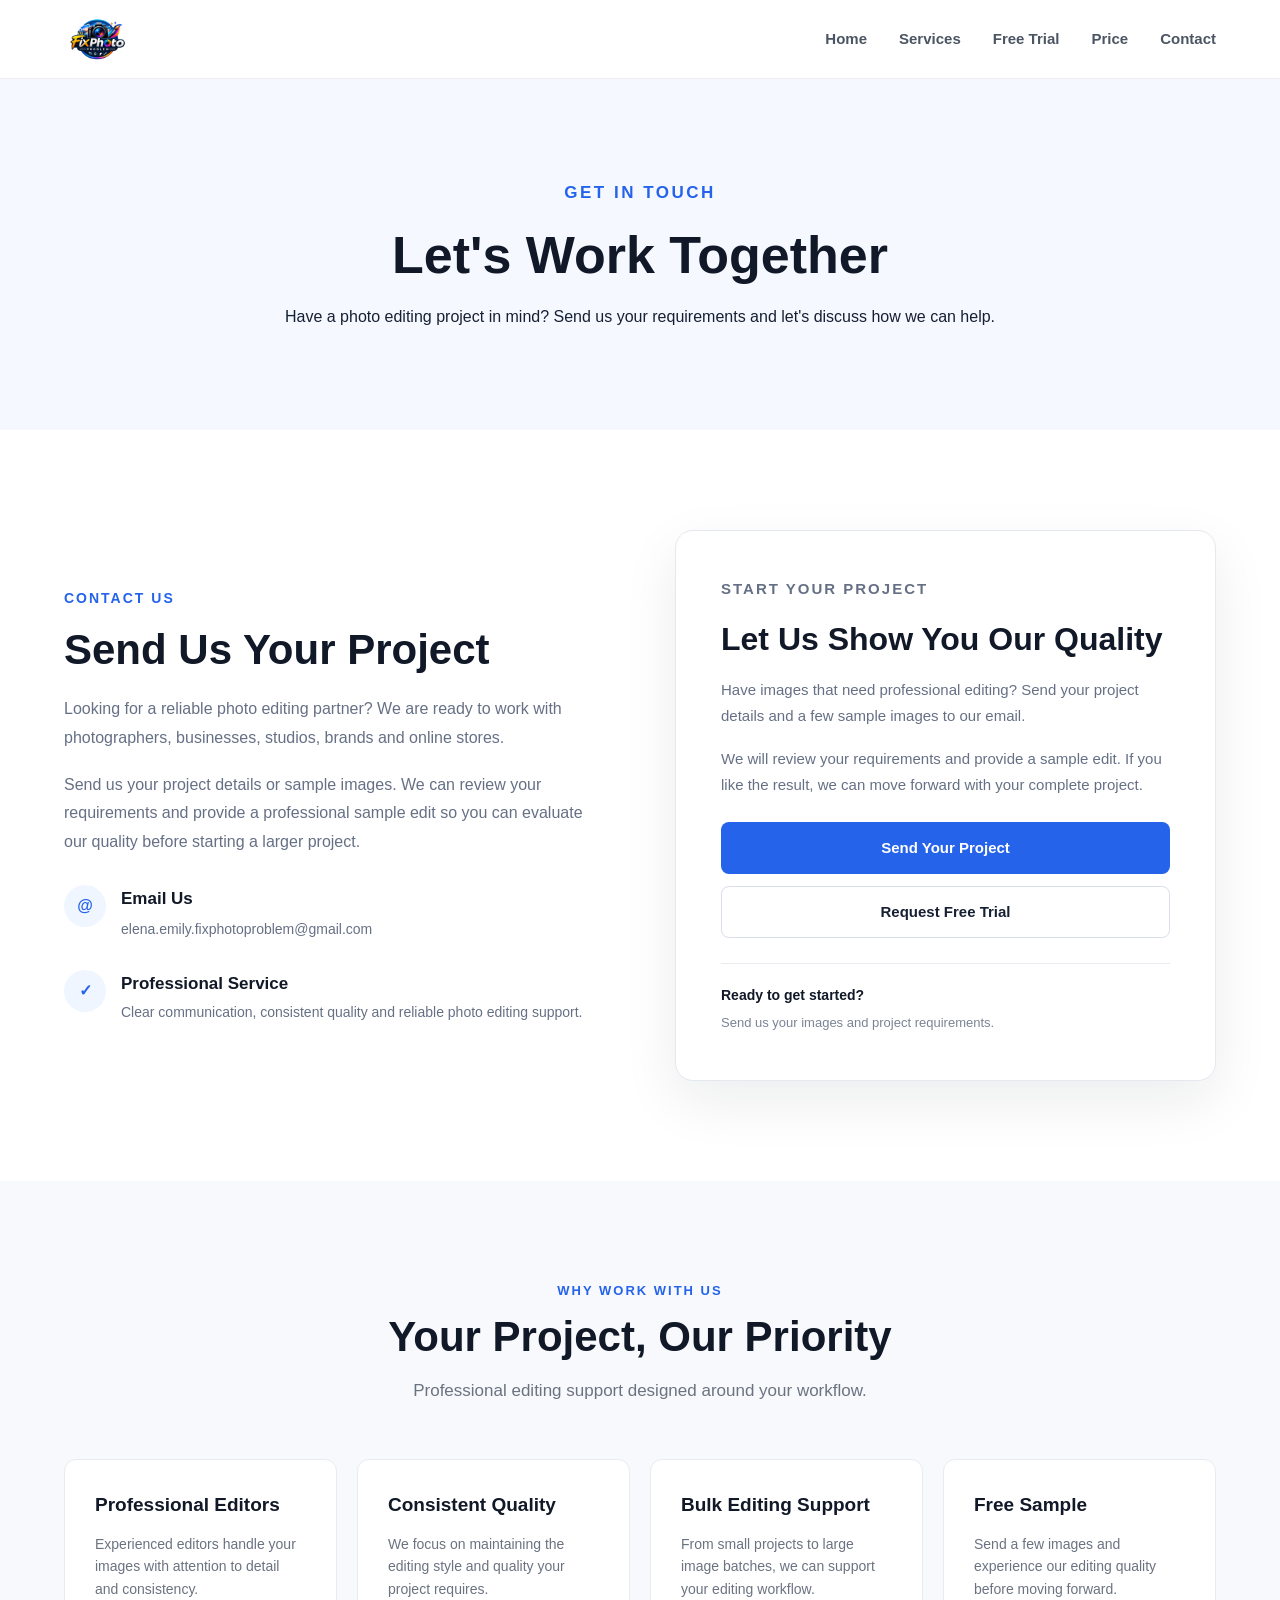
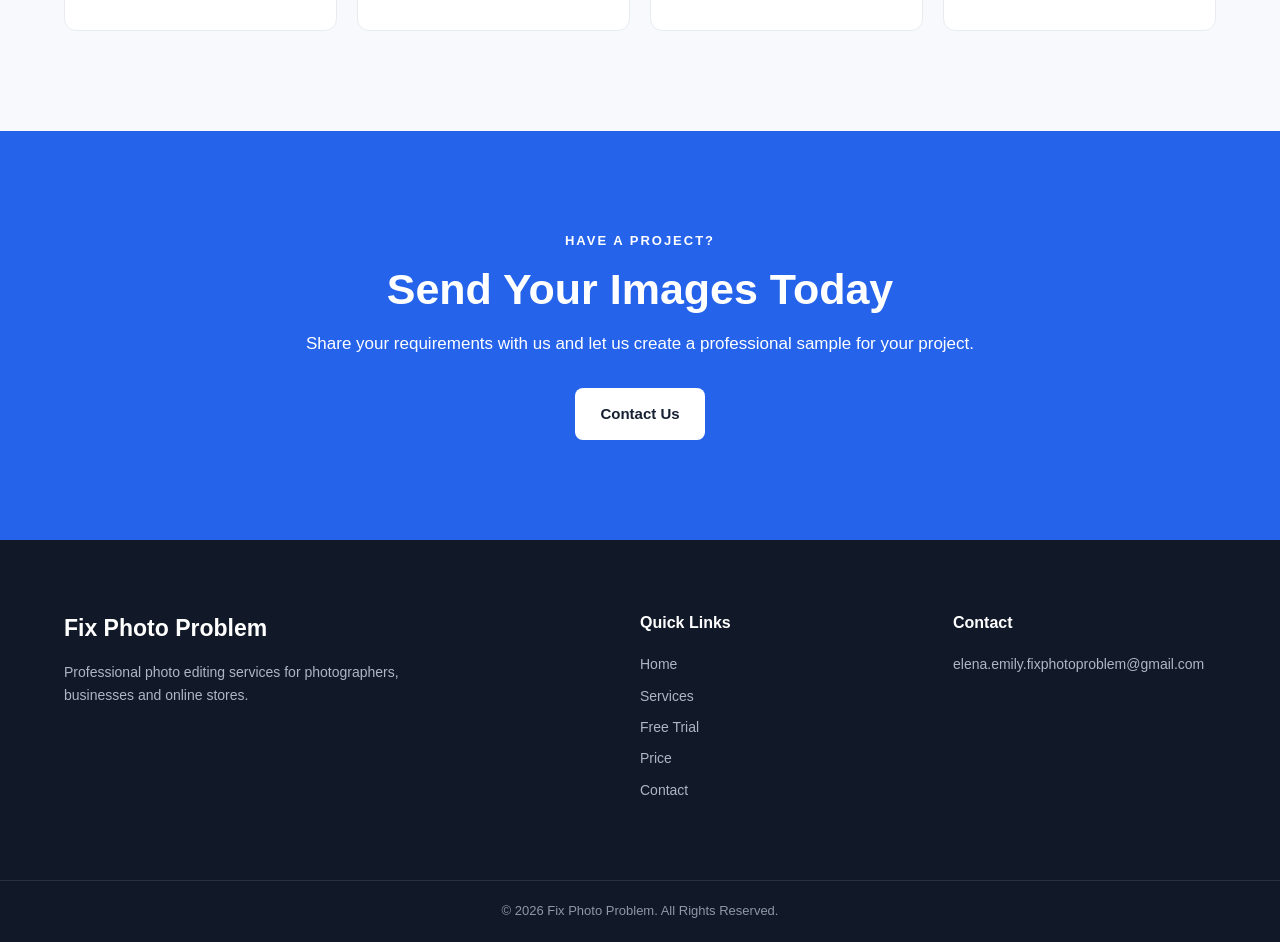
<file: contact.html>
<!DOCTYPE html>
<html lang="en">

<head>

    <meta charset="UTF-8">
    <meta name="viewport" content="width=device-width, initial-scale=1.0">

    <title>Contact Us | Fix Photo Problem</title>

    <link rel="icon" type="image/png" href="images/favicon.png">

    <meta name="description"
        content="Contact Fix Photo Problem for professional photo editing services. Send your project details and request a free sample edit.">

    <link rel="stylesheet" href="css/style.css">

</head>


<body>


<!-- ================================
     HEADER
================================ -->

<header class="header">

    <div class="container nav-container">

        <a href="index.html" class="logo">
            <img src="images/logo.png" alt="Fix Photo Problem">
        </a>


        <nav class="navbar">

            <a href="index.html">
                Home
            </a>

            <a href="services.html">
                Services
            </a>

            <a href="free-trial.html">
                Free Trial
            </a>

            <a href="price.html">
                Price
            </a>

            <a href="contact.html">
                Contact
            </a>

        </nav>

    </div>

</header>



<!-- ================================
     PAGE HERO
================================ -->

<section class="page-hero">

    <div class="container">

        <p class="small-title">
            GET IN TOUCH
        </p>

        <h1>
            Let's Work Together
        </h1>

        <p>
            Have a photo editing project in mind?
            Send us your requirements and let's discuss
            how we can help.
        </p>

    </div>

</section>



<!-- ================================
     CONTACT SECTION
================================ -->

<section class="contact-section">

    <div class="container">

        <div class="contact-wrapper">


            <!-- ================================
                 LEFT CONTENT
            ================================= -->

            <div class="contact-info">

                <p class="contact-label">
                    CONTACT US
                </p>

                <h2>
                    Send Us Your Project
                </h2>

                <p class="contact-description">
                    Looking for a reliable photo editing partner?
                    We are ready to work with photographers,
                    businesses, studios, brands and online stores.
                </p>

                <p class="contact-description">
                    Send us your project details or sample images.
                    We can review your requirements and provide
                    a professional sample edit so you can evaluate
                    our quality before starting a larger project.
                </p>


                <!-- EMAIL -->

                <div class="contact-box">

                    <div class="contact-icon">
                        @
                    </div>

                    <div>

                        <h3>
                            Email Us
                        </h3>

                        <a href="mailto:elena.emily.fixphotoproblem@gmail.com">
                            elena.emily.fixphotoproblem@gmail.com
                        </a>

                    </div>

                </div>


                <!-- RESPONSE -->

                <div class="contact-box">

                    <div class="contact-icon">
                        ✓
                    </div>

                    <div>

                        <h3>
                            Professional Service
                        </h3>

                        <p>
                            Clear communication, consistent quality
                            and reliable photo editing support.
                        </p>

                    </div>

                </div>


            </div>



            <!-- ================================
                 RIGHT CTA CARD
            ================================= -->

            <div class="contact-card">

                <p class="contact-card-label">
                    START YOUR PROJECT
                </p>

                <h2>
                    Let Us Show You Our Quality
                </h2>

                <p>
                    Have images that need professional editing?
                    Send your project details and a few sample
                    images to our email.
                </p>

                <p>
                    We will review your requirements and provide
                    a sample edit. If you like the result, we can
                    move forward with your complete project.
                </p>


                <a
                    href="mailto:elena.emily.fixphotoproblem@gmail.com?subject=Photo%20Editing%20Project"
                    class="contact-email-btn"
                >
                    Send Your Project
                </a>


                <a
                    href="free-trial.html"
                    class="contact-trial-btn"
                >
                    Request Free Trial
                </a>


                <div class="contact-note">

                    <strong>
                        Ready to get started?
                    </strong>

                    <span>
                        Send us your images and project requirements.
                    </span>

                </div>

            </div>

        </div>

    </div>

</section>



<!-- ================================
     WHY CONTACT US
================================ -->

<section class="contact-benefits">

    <div class="container">

        <div class="section-heading">

            <p>
                WHY WORK WITH US
            </p>

            <h2>
                Your Project, Our Priority
            </h2>

            <span>
                Professional editing support designed around your workflow.
            </span>

        </div>


        <div class="features-grid">


            <div class="feature">

                <h3>
                    Professional Editors
                </h3>

                <p>
                    Experienced editors handle your images
                    with attention to detail and consistency.
                </p>

            </div>


            <div class="feature">

                <h3>
                    Consistent Quality
                </h3>

                <p>
                    We focus on maintaining the editing style
                    and quality your project requires.
                </p>

            </div>


            <div class="feature">

                <h3>
                    Bulk Editing Support
                </h3>

                <p>
                    From small projects to large image batches,
                    we can support your editing workflow.
                </p>

            </div>


            <div class="feature">

                <h3>
                    Free Sample
                </h3>

                <p>
                    Send a few images and experience our editing
                    quality before moving forward.
                </p>

            </div>


        </div>

    </div>

</section>



<!-- ================================
     FINAL CTA
================================ -->

<section class="trial-section">

    <div class="container trial-content">

        <p>
            HAVE A PROJECT?
        </p>

        <h2>
            Send Your Images Today
        </h2>

        <span>
            Share your requirements with us and let us
            create a professional sample for your project.
        </span>

        <a
            href="mailto:elena.emily.fixphotoproblem@gmail.com?subject=Photo%20Editing%20Project"
            class="btn white-btn"
        >
            Contact Us
        </a>

    </div>

</section>



<!-- ================================
     FOOTER
================================ -->

<footer class="footer">

    <div class="container footer-content">


        <div>

            <h3>
                Fix Photo Problem
            </h3>

            <p>
                Professional photo editing services for photographers,
                businesses and online stores.
            </p>

        </div>


        <div>

            <h4>
                Quick Links
            </h4>

            <a href="index.html">
                Home
            </a>

            <a href="services.html">
                Services
            </a>

            <a href="free-trial.html">
                Free Trial
            </a>

            <a href="price.html">
                Price
            </a>

            <a href="contact.html">
                Contact
            </a>

        </div>


        <div>

            <h4>
                Contact
            </h4>

            <p>
                elena.emily.fixphotoproblem@gmail.com
            </p>

        </div>


    </div>


    <div class="copyright">

        © 2026 Fix Photo Problem.
        All Rights Reserved.

    </div>

</footer>


</body>

</html>
</file>
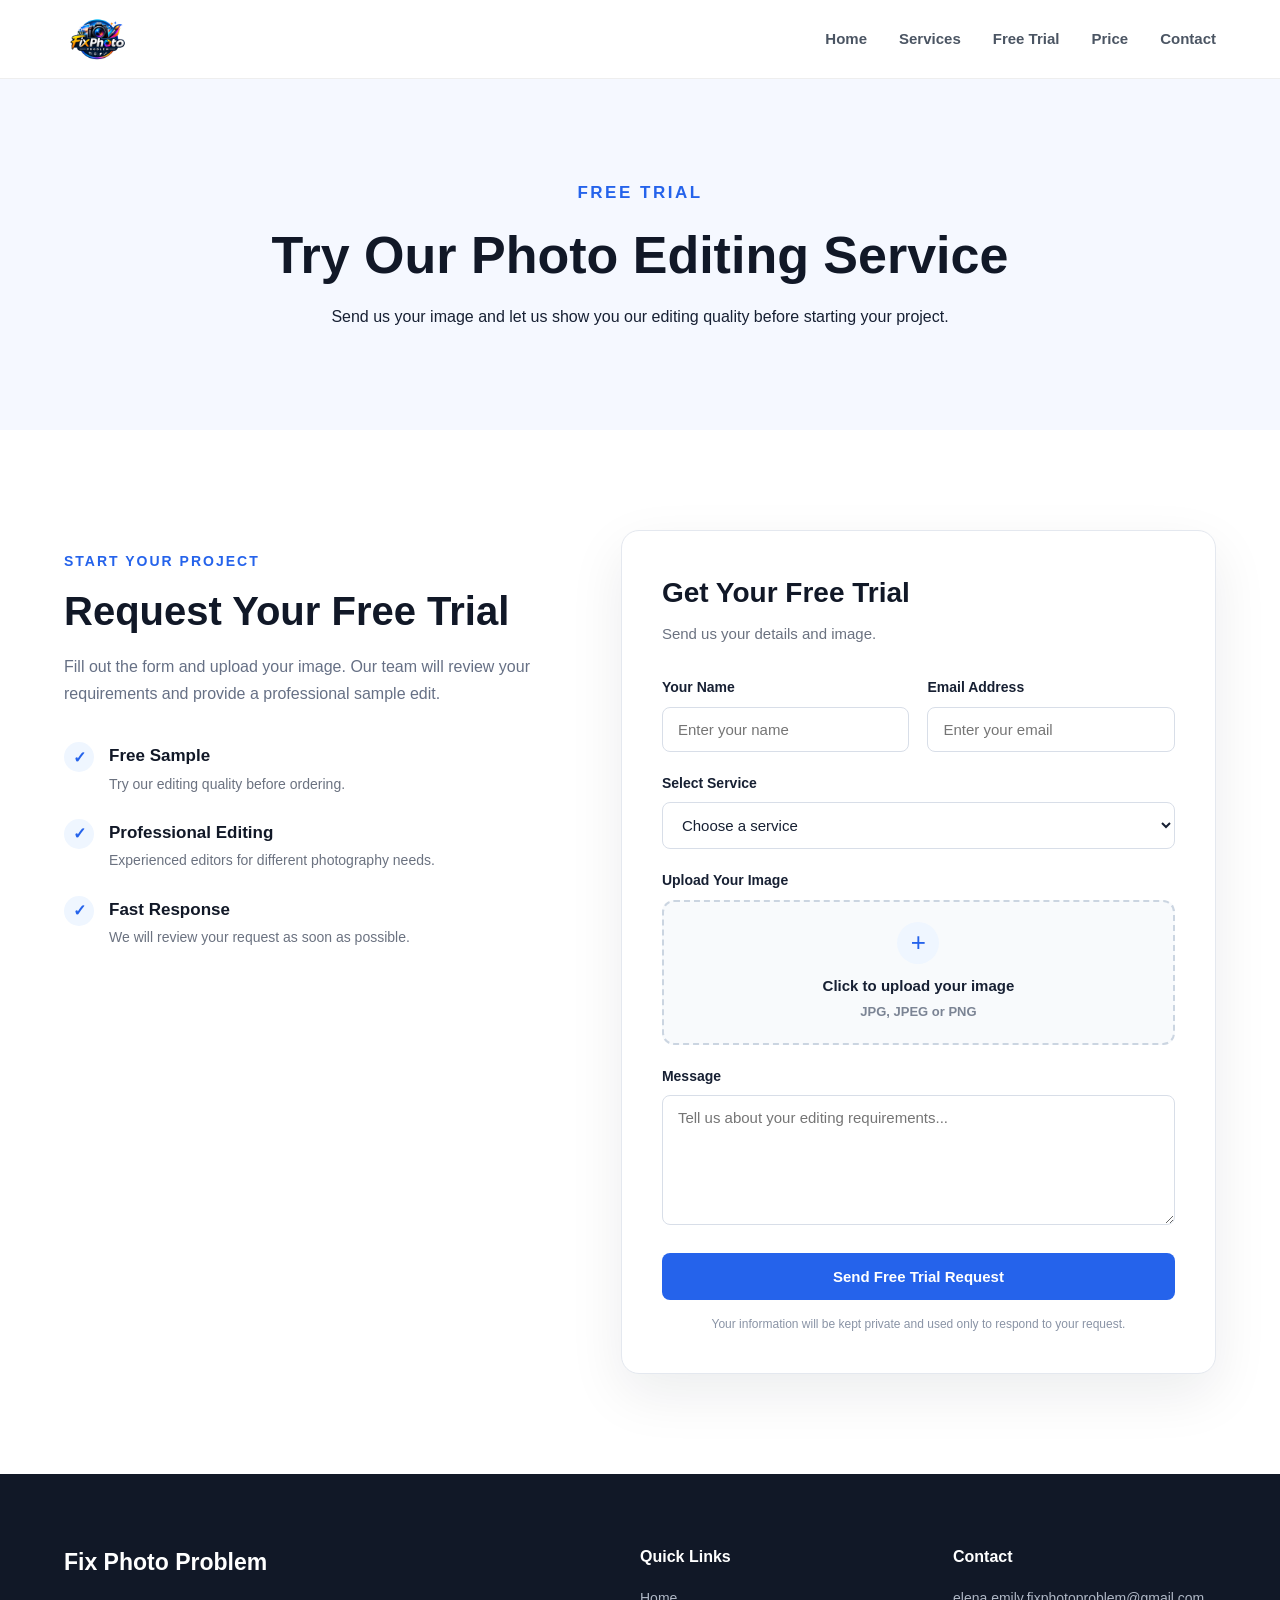
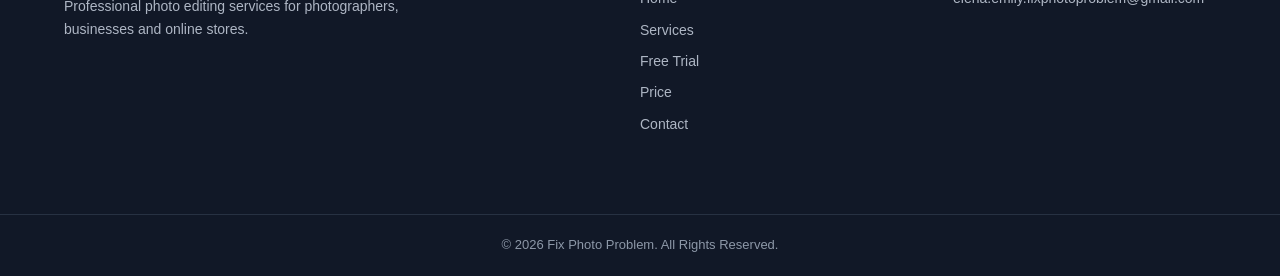
<file: free-trial.html>
<!DOCTYPE html>
<html lang="en">

<head>
    <meta charset="UTF-8">
    <meta name="viewport" content="width=device-width, initial-scale=1.0">

    <title>Free Trial | Fix Photo Problem</title>

    <link rel="icon" type="image/png" href="images/favicon.png">

    <link rel="stylesheet" href="css/style.css">
</head>

<body>

<header class="header">

    <div class="container nav-container">

        <a href="index.html" class="logo">
            <img src="images/logo.png" alt="Fix Photo Problem">
        </a>

        <nav class="navbar">

            <a href="index.html">Home</a>
            <a href="services.html">Services</a>
            <a href="free-trial.html">Free Trial</a>
            <a href="price.html">Price</a>
            <a href="contact.html">Contact</a>

        </nav>

    </div>

</header>


<!-- PAGE HERO -->

<section class="page-hero">

    <div class="container">

        <p class="small-title">
            FREE TRIAL
        </p>

        <h1>
            Try Our Photo Editing Service
        </h1>

        <p>
            Send us your image and let us show you our editing quality
            before starting your project.
        </p>

    </div>

</section>


<!-- FREE TRIAL -->

<section class="free-trial-section">

    <div class="container">

        <div class="free-trial-wrapper">


            <!-- LEFT SIDE -->

            <div class="trial-info">

                <p class="trial-label">
                    START YOUR PROJECT
                </p>

                <h2>
                    Request Your Free Trial
                </h2>

                <p class="trial-description">
                    Fill out the form and upload your image.
                    Our team will review your requirements and
                    provide a professional sample edit.
                </p>


                <div class="trial-benefit">

                    <div class="benefit-item">

                        <div class="benefit-icon">
                            ✓
                        </div>

                        <div>
                            <h3>Free Sample</h3>

                            <p>
                                Try our editing quality before ordering.
                            </p>
                        </div>

                    </div>


                    <div class="benefit-item">

                        <div class="benefit-icon">
                            ✓
                        </div>

                        <div>
                            <h3>Professional Editing</h3>

                            <p>
                                Experienced editors for different
                                photography needs.
                            </p>
                        </div>

                    </div>


                    <div class="benefit-item">

                        <div class="benefit-icon">
                            ✓
                        </div>

                        <div>
                            <h3>Fast Response</h3>

                            <p>
                                We will review your request as soon
                                as possible.
                            </p>
                        </div>

                    </div>

                </div>

            </div>


            <!-- FORM -->

            <div class="trial-form-card">

                <div class="form-header">

                    <h2>
                        Get Your Free Trial
                    </h2>

                    <p>
                        Send us your details and image.
                    </p>

                </div>


                <form
                    action="https://formsubmit.co/elena.emily.fixphotoproblem@gmail.com"
                    method="POST"
                    enctype="multipart/form-data"
                >

                    <!-- FORM SETTINGS -->

                    <input
                        type="hidden"
                        name="_subject"
                        value="New Free Trial Request - Fix Photo Problem"
                    >

                    <input
                        type="hidden"
                        name="_template"
                        value="table"
                    >


                    <div class="form-row">

                        <div class="form-group">

                            <label for="name">
                                Your Name
                            </label>

                            <input
                                type="text"
                                id="name"
                                name="name"
                                placeholder="Enter your name"
                                required
                            >

                        </div>


                        <div class="form-group">

                            <label for="email">
                                Email Address
                            </label>

                            <input
                                type="email"
                                id="email"
                                name="email"
                                placeholder="Enter your email"
                                required
                            >

                        </div>

                    </div>


                    <div class="form-group">

                        <label for="service">
                            Select Service
                        </label>

                        <select
                            id="service"
                            name="service"
                            required
                        >

                            <option value="">
                                Choose a service
                            </option>

                            <option value="Newborn Photo Editing Service">
                                Newborn Photo Editing Service
                            </option>

                            <option value="Maternity Photo Editing Service">
                                Maternity Photo Editing Service
                            </option>

                            <option value="Headshot Photo Editing Service">
                                Headshot Photo Editing Service
                            </option>

                            <option value="Product Photo Editing Service">
                                Product Photo Editing Service
                            </option>

                            <option value="Real Estate Photo Editing Service">
                                Real Estate Photo Editing Service
                            </option>

                            <option value="Ghost Mannequin Photo Editing Service">
                                Ghost Mannequin Photo Editing Service
                            </option>

                        </select>

                    </div>


                    <!-- IMAGE UPLOAD -->

                    <div class="form-group">

                        <label>
                            Upload Your Image
                        </label>

                        <div class="upload-box">

                            <input
                                type="file"
                                id="image"
                                name="attachment"
                                accept=".jpg,.jpeg,.png"
                                required
                            >

                            <label
                                for="image"
                                class="upload-label"
                            >

                                <span class="upload-icon">
                                    +
                                </span>

                                <strong>
                                    Click to upload your image
                                </strong>

                                <small>
                                    JPG, JPEG or PNG
                                </small>

                            </label>

                            <p
                                id="file-name"
                                style="margin-top: 8px; font-size: 13px; color: #2563eb;"
                            ></p>

                        </div>

                    </div>


                    <!-- MESSAGE -->

                    <div class="form-group">

                        <label for="message">
                            Message
                        </label>

                        <textarea
                            id="message"
                            name="message"
                            rows="5"
                            placeholder="Tell us about your editing requirements..."
                        ></textarea>

                    </div>


                    <!-- SUBMIT -->

                    <button
                        type="submit"
                        class="trial-submit-btn"
                    >
                        Send Free Trial Request
                    </button>


                    <p class="form-note">
                        Your information will be kept private and used
                        only to respond to your request.
                    </p>

                </form>

            </div>

        </div>

    </div>

</section>


<!-- FOOTER -->

<footer class="footer">

    <div class="container footer-content">


        <div>

            <h3>
                Fix Photo Problem
            </h3>

            <p>
                Professional photo editing services for photographers,
                businesses and online stores.
            </p>

        </div>


        <div>

            <h4>
                Quick Links
            </h4>

            <a href="index.html">Home</a>
            <a href="services.html">Services</a>
            <a href="free-trial.html">Free Trial</a>
            <a href="price.html">Price</a>
            <a href="contact.html">Contact</a>

        </div>


        <div>

            <h4>
                Contact
            </h4>

            <p>
                elena.emily.fixphotoproblem@gmail.com
            </p>

        </div>

    </div>


    <div class="copyright">

        © 2026 Fix Photo Problem. All Rights Reserved.

    </div>

</footer>


<!-- SHOW SELECTED FILE NAME -->

<script>

document.getElementById("image").addEventListener("change", function () {

    const fileName = document.getElementById("file-name");

    if (this.files.length > 0) {

        fileName.textContent =
            "Selected file: " + this.files[0].name;

    } else {

        fileName.textContent = "";

    }

});

</script>


</body>
</html>
</file>
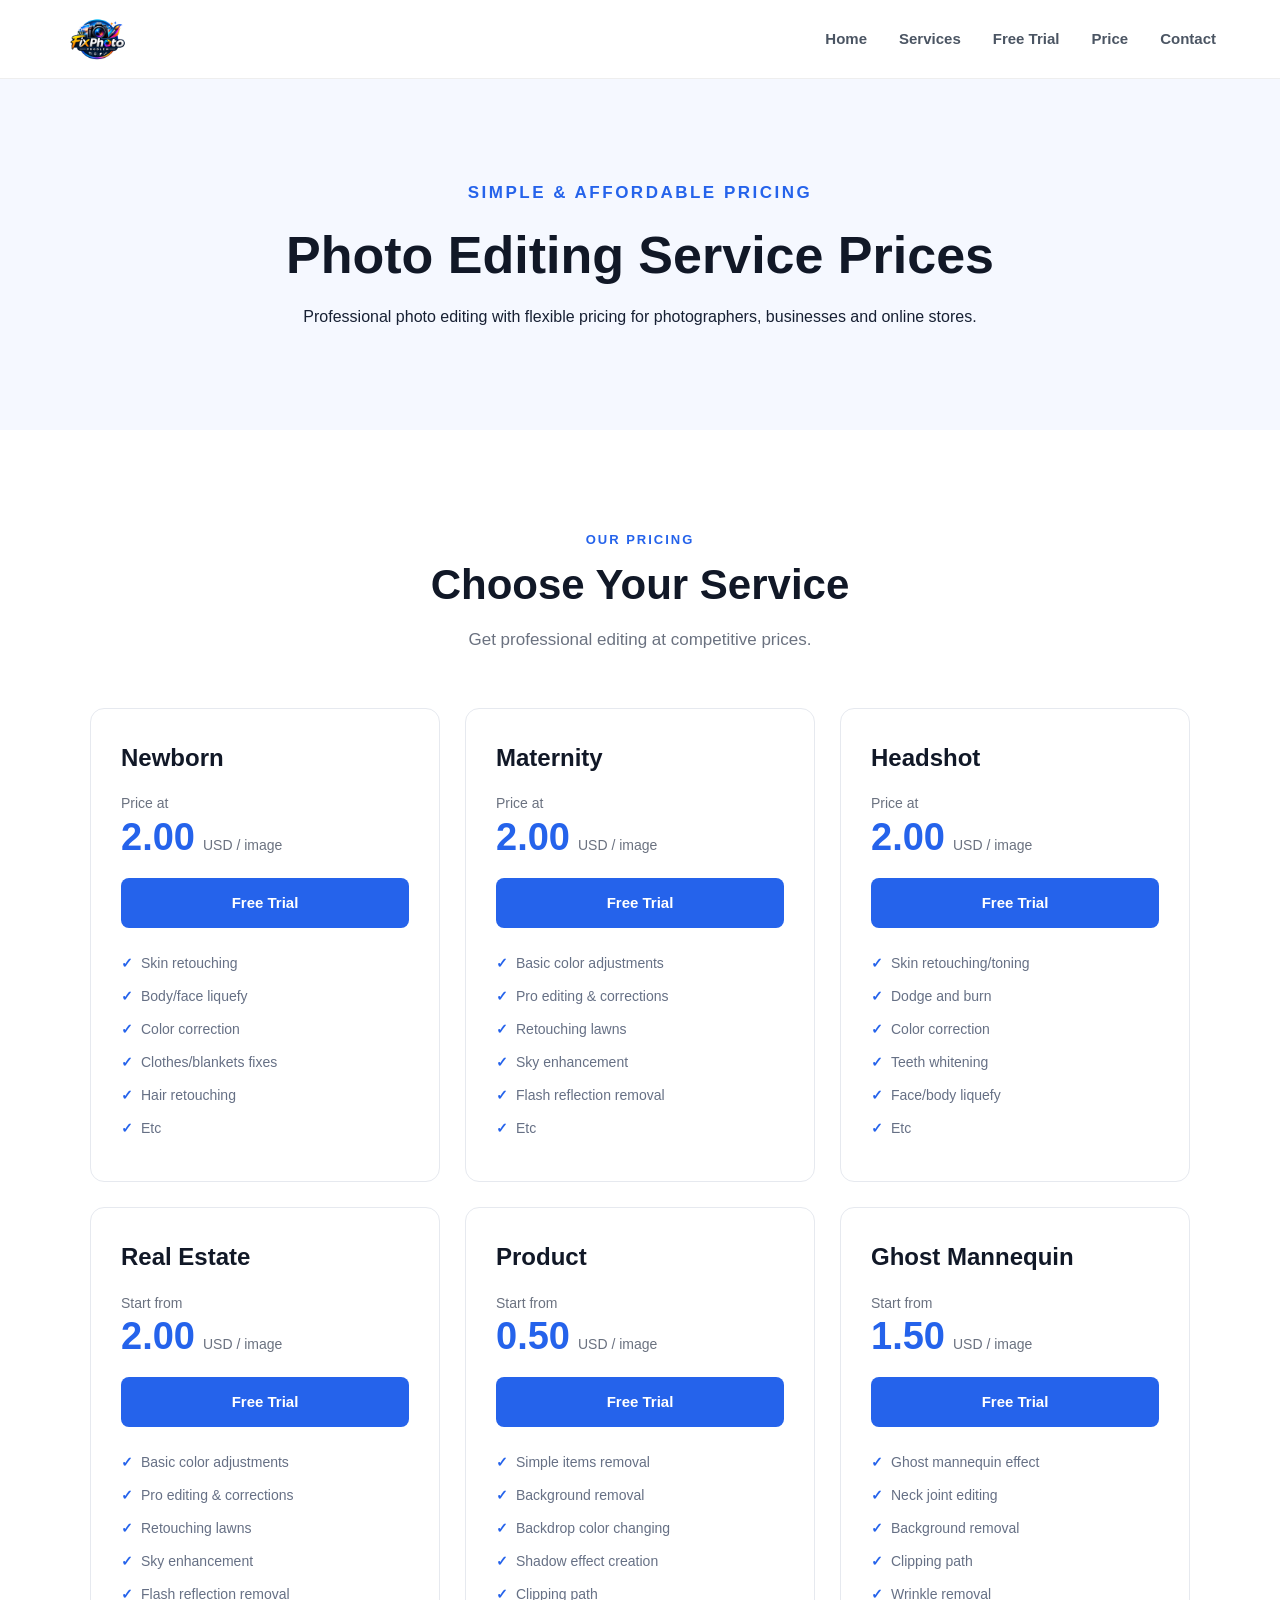
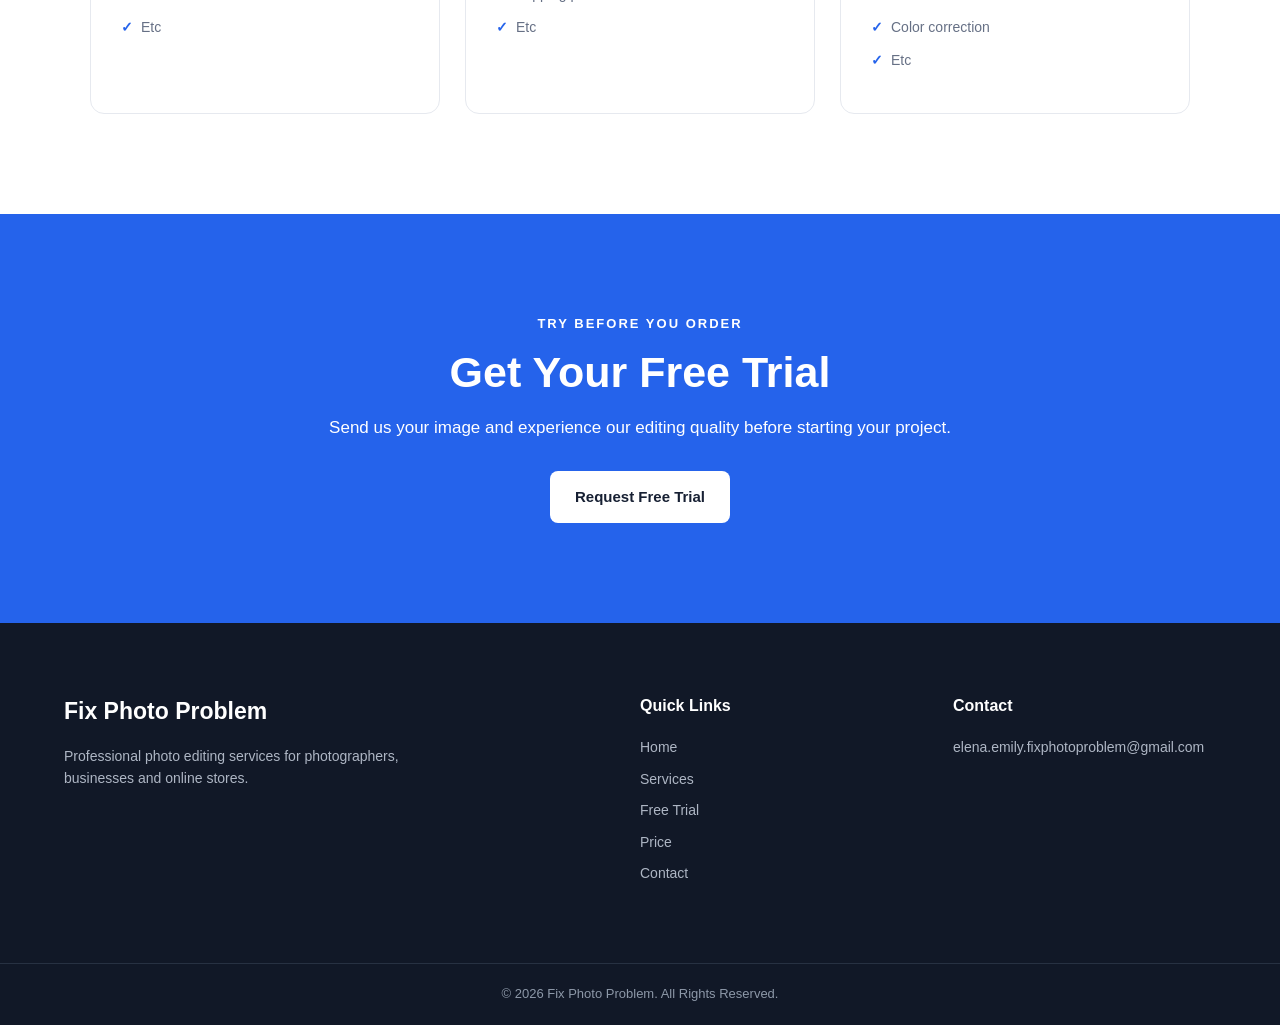
<file: price.html>
<!DOCTYPE html>
<html lang="en">

<head>

    <meta charset="UTF-8">
    <meta name="viewport" content="width=device-width, initial-scale=1.0">

    <title>Photo Editing Prices | Fix Photo Problem</title>

    <link rel="icon" type="image/png" href="images/favicon.png">

    <meta name="description"
        content="Affordable professional photo editing service prices for newborn, maternity, headshot, real estate, product and ghost mannequin photo editing.">

    <link rel="stylesheet" href="css/style.css">

</head>


<body>


<!-- ================================
     HEADER
================================ -->

<header class="header">

    <div class="container nav-container">

        <a href="index.html" class="logo">
            <img src="images/logo.png" alt="Fix Photo Problem">
        </a>


        <nav class="navbar">

            <a href="index.html">
                Home
            </a>

            <a href="services.html">
                Services
            </a>

            <a href="free-trial.html">
                Free Trial
            </a>

            <a href="price.html">
                Price
            </a>

            <a href="contact.html">
                Contact
            </a>

        </nav>

    </div>

</header>



<!-- ================================
     PAGE HERO
================================ -->

<section class="page-hero">

    <div class="container">

        <p class="small-title">
            SIMPLE & AFFORDABLE PRICING
        </p>

        <h1>
            Photo Editing Service Prices
        </h1>

        <p>
            Professional photo editing with flexible pricing
            for photographers, businesses and online stores.
        </p>

    </div>

</section>



<!-- ================================
     PRICE SECTION
================================ -->

<section class="services-section">

    <div class="container">


        <div class="section-heading">

            <p>
                OUR PRICING
            </p>

            <h2>
                Choose Your Service
            </h2>

            <span>
                Get professional editing at competitive prices.
            </span>

        </div>



        <div class="price-grid">



            <!-- ================================
                 NEWBORN
            ================================= -->

            <div class="price-card">

                <h3>
                    Newborn
                </h3>

                <p class="price-label">
                    Price at
                </p>

                <div class="price">

                    <strong>
                        2.00
                    </strong>

                    <span>
                        USD / image
                    </span>

                </div>


                <a href="free-trial.html" class="price-btn">
                    Free Trial
                </a>


                <ul>

                    <li>Skin retouching</li>
                    <li>Body/face liquefy</li>
                    <li>Color correction</li>
                    <li>Clothes/blankets fixes</li>
                    <li>Hair retouching</li>
                    <li>Etc</li>

                </ul>

            </div>



            <!-- ================================
                 MATERNITY
            ================================= -->

            <div class="price-card">

                <h3>
                    Maternity
                </h3>

                <p class="price-label">
                    Price at
                </p>

                <div class="price">

                    <strong>
                        2.00
                    </strong>

                    <span>
                        USD / image
                    </span>

                </div>


                <a href="free-trial.html" class="price-btn">
                    Free Trial
                </a>


                <ul>

                    <li>Basic color adjustments</li>
                    <li>Pro editing & corrections</li>
                    <li>Retouching lawns</li>
                    <li>Sky enhancement</li>
                    <li>Flash reflection removal</li>
                    <li>Etc</li>

                </ul>

            </div>



            <!-- ================================
                 HEADSHOT
            ================================= -->

            <div class="price-card">

                <h3>
                    Headshot
                </h3>

                <p class="price-label">
                    Price at
                </p>

                <div class="price">

                    <strong>
                        2.00
                    </strong>

                    <span>
                        USD / image
                    </span>

                </div>


                <a href="free-trial.html" class="price-btn">
                    Free Trial
                </a>


                <ul>

                    <li>Skin retouching/toning</li>
                    <li>Dodge and burn</li>
                    <li>Color correction</li>
                    <li>Teeth whitening</li>
                    <li>Face/body liquefy</li>
                    <li>Etc</li>

                </ul>

            </div>



            <!-- ================================
                 REAL ESTATE
            ================================= -->

            <div class="price-card">

                <h3>
                    Real Estate
                </h3>

                <p class="price-label">
                    Start from
                </p>

                <div class="price">

                    <strong>
                        2.00
                    </strong>

                    <span>
                        USD / image
                    </span>

                </div>


                <a href="free-trial.html" class="price-btn">
                    Free Trial
                </a>


                <ul>

                    <li>Basic color adjustments</li>
                    <li>Pro editing & corrections</li>
                    <li>Retouching lawns</li>
                    <li>Sky enhancement</li>
                    <li>Flash reflection removal</li>
                    <li>Etc</li>

                </ul>

            </div>



            <!-- ================================
                 PRODUCT
            ================================= -->

            <div class="price-card">

                <h3>
                    Product
                </h3>

                <p class="price-label">
                    Start from
                </p>

                <div class="price">

                    <strong>
                        0.50
                    </strong>

                    <span>
                        USD / image
                    </span>

                </div>


                <a href="free-trial.html" class="price-btn">
                    Free Trial
                </a>


                <ul>

                    <li>Simple items removal</li>
                    <li>Background removal</li>
                    <li>Backdrop color changing</li>
                    <li>Shadow effect creation</li>
                    <li>Clipping path</li>
                    <li>Etc</li>

                </ul>

            </div>



            <!-- ================================
                 GHOST MANNEQUIN
            ================================= -->

            <div class="price-card">

                <h3>
                    Ghost Mannequin
                </h3>

                <p class="price-label">
                    Start from
                </p>

                <div class="price">

                    <strong>
                        1.50
                    </strong>

                    <span>
                        USD / image
                    </span>

                </div>


                <a href="free-trial.html" class="price-btn">
                    Free Trial
                </a>


                <ul>

                    <li>Ghost mannequin effect</li>
                    <li>Neck joint editing</li>
                    <li>Background removal</li>
                    <li>Clipping path</li>
                    <li>Wrinkle removal</li>
                    <li>Color correction</li>
                    <li>Etc</li>

                </ul>

            </div>


        </div>

    </div>

</section>



<!-- ================================
     CTA
================================ -->

<section class="trial-section">

    <div class="container trial-content">

        <p>
            TRY BEFORE YOU ORDER
        </p>

        <h2>
            Get Your Free Trial
        </h2>

        <span>
            Send us your image and experience our editing quality
            before starting your project.
        </span>

        <a href="free-trial.html" class="btn white-btn">
            Request Free Trial
        </a>

    </div>

</section>



<!-- ================================
     FOOTER
================================ -->

<footer class="footer">

    <div class="container footer-content">


        <div>

            <h3>
                Fix Photo Problem
            </h3>

            <p>
                Professional photo editing services for photographers,
                businesses and online stores.
            </p>

        </div>


        <div>

            <h4>
                Quick Links
            </h4>

            <a href="index.html">
                Home
            </a>

            <a href="services.html">
                Services
            </a>

            <a href="free-trial.html">
                Free Trial
            </a>

            <a href="price.html">
                Price
            </a>

            <a href="contact.html">
                Contact
            </a>

        </div>


        <div>

            <h4>
                Contact
            </h4>

            <p>
                elena.emily.fixphotoproblem@gmail.com
            </p>

        </div>

    </div>


    <div class="copyright">

        © 2026 Fix Photo Problem.
        All Rights Reserved.

    </div>

</footer>


</body>

</html>
</file>
<file: css/style.css>
/* ================================
   GLOBAL STYLES
================================ */

* {
    margin: 0;
    padding: 0;
    box-sizing: border-box;
}

html {
    scroll-behavior: smooth;
}

body {
    font-family: Arial, Helvetica, sans-serif;
    color: #172033;
    background: #ffffff;
    line-height: 1.6;
}

a {
    text-decoration: none;
    color: inherit;
}

img {
    max-width: 100%;
}

.container {
    width: 90%;
    max-width: 1200px;
    margin: auto;
}


/* ================================
   HEADER
================================ */

.header {
    background: #ffffff;
    border-bottom: 1px solid #eeeeee;
    position: sticky;
    top: 0;
    z-index: 1000;
}

.nav-container {
    min-height: 78px;
    display: flex;
    align-items: center;
    justify-content: space-between;
}

.logo {
    font-size: 24px;
    font-weight: 800;
    color: #172033;
    letter-spacing: -0.5px;
}

.logo img {
    height: 45px;
    width: auto;
    max-width: 180px;
    display: block;
    object-fit: contain;
}

.navbar {
    display: flex;
    align-items: center;
    gap: 32px;
}

.navbar a {
    font-size: 15px;
    font-weight: 600;
    color: #4b5563;
    transition: 0.3s ease;
}

.navbar a:hover {
    color: #2563eb;
}


/* ================================
   HOME HERO
================================ */

.hero {
    min-height: 650px;
    display: flex;
    align-items: center;
    justify-content: center;
    background:
        linear-gradient(
            90deg,
            #f5f8ff 0%,
            #ffffff 100%
        );
}

.hero-content {
    width: 100%;
    display: flex;
    align-items: center;
    justify-content: center;
    text-align: center;
}

.hero-text {
    width: 100%;
    max-width: 900px;
    margin: 0 auto;
}


/* PROFESSIONAL PHOTO EDITING SERVICE */

.small-title {
    color: #2563eb;
    font-size: 17px;
    font-weight: 800;
    letter-spacing: 2.5px;
    margin-bottom: 20px;
    text-align: center;
}


/* MAIN HEADING */

.hero h1 {
    font-size: 50px;
    line-height: 1.15;
    letter-spacing: -1px;
    margin-bottom: 25px;
    color: #111827;
}

.hero h1 span {
    display: block;
    color: #2563eb;
}


/* DESCRIPTION */

.hero-text > p:not(.small-title) {
    max-width: 720px;
    margin: 0 auto 35px;
    font-size: 17px;
    color: #667085;
}


/* HERO BUTTONS */

.hero-buttons {
    display: flex;
    justify-content: center;
    align-items: center;
    gap: 15px;
    flex-wrap: wrap;
}


/* ================================
   BUTTONS
================================ */

.btn {
    display: inline-block;
    padding: 14px 25px;
    border-radius: 8px;
    font-size: 15px;
    font-weight: 700;
    transition: all 0.3s ease;
}

.primary-btn {
    background: #2563eb;
    color: #ffffff;
}

.primary-btn:hover {
    background: #1d4ed8;
    transform: translateY(-2px);
}

.secondary-btn {
    background: #ffffff;
    color: #172033;
    border: 1px solid #d9dee8;
}

.secondary-btn:hover {
    border-color: #2563eb;
    color: #2563eb;
}

.white-btn {
    background: #ffffff;
    color: #172033;
}

.white-btn:hover {
    transform: translateY(-2px);
}


/* ================================
   SECTION HEADING
================================ */

.section-heading {
    text-align: center;
    max-width: 700px;
    margin: 0 auto 55px;
}

.section-heading p {
    color: #2563eb;
    font-size: 13px;
    font-weight: 800;
    letter-spacing: 2px;
    margin-bottom: 10px;
}

.section-heading h2 {
    font-size: 42px;
    line-height: 1.2;
    color: #111827;
    margin-bottom: 15px;
}

.section-heading span {
    color: #6b7280;
    font-size: 17px;
}


/* ================================
   SERVICES
================================ */

.services-section {
    padding: 100px 0;
    background: #ffffff;
}

.service-grid {
    display: grid;
    grid-template-columns: repeat(3, 1fr);
    gap: 25px;
}

.service-card {
    display: flex;
    align-items: center;
    gap: 22px;
    padding: 22px;
    border: 1px solid #e6e9ef;
    border-radius: 14px;
    background: #ffffff;
    transition: all 0.3s ease;
    min-height: 220px;
}

.service-card:hover {
    transform: translateY(-7px);
    border-color: #c9d8ff;
    box-shadow: 0 18px 45px rgba(30, 64, 175, 0.10);
}


/* SERVICE IMAGE */

.service-image {
    flex: 0 0 125px;
    width: 125px;
    height: 155px;
    overflow: hidden;
    border-radius: 10px;
    background: #f1f4f8;
}

.service-image img {
    width: 100%;
    height: 100%;
    display: block;
    object-fit: cover;
}


/* SERVICE CONTENT */

.service-info {
    flex: 1;
}

.service-number {
    display: none;
}

.service-card h3 {
    font-size: 21px;
    line-height: 1.3;
    margin-bottom: 13px;
    color: #111827;
}

.service-card p {
    color: #6b7280;
    font-size: 15px;
    line-height: 1.6;
    margin-bottom: 20px;
}

.service-link {
    color: #2563eb;
    font-size: 14px;
    font-weight: 700;
}

.service-link:hover {
    color: #1d4ed8;
}


/* ================================
   WHY CHOOSE US
================================ */

.why-section {
    padding: 100px 0;
    background: #f7f9fc;
}

.features-grid {
    display: grid;
    grid-template-columns: repeat(4, 1fr);
    gap: 20px;
}

.feature {
    background: #ffffff;
    padding: 30px;
    border-radius: 12px;
    border: 1px solid #e8ebf0;
}

.feature h3 {
    font-size: 19px;
    margin-bottom: 12px;
    color: #111827;
}

.feature p {
    color: #6b7280;
    font-size: 14px;
}


/* ================================
   FREE TRIAL CTA
================================ */

.trial-section {
    padding: 100px 0;
    background: #2563eb;
}

.trial-content {
    text-align: center;
    color: #ffffff;
}

.trial-content p {
    font-size: 13px;
    font-weight: 800;
    letter-spacing: 2px;
    margin-bottom: 12px;
}

.trial-content h2 {
    font-size: 43px;
    line-height: 1.2;
    margin-bottom: 15px;
}

.trial-content span {
    display: block;
    font-size: 17px;
    margin-bottom: 30px;
}


/* ================================
   FOOTER
================================ */

.footer {
    background: #111827;
    color: #ffffff;
}

.footer-content {
    padding: 70px 0;
    display: grid;
    grid-template-columns: 2fr 1fr 1fr;
    gap: 50px;
}

.footer h3 {
    font-size: 23px;
    margin-bottom: 15px;
}

.footer h4 {
    font-size: 16px;
    margin-bottom: 18px;
}

.footer p {
    color: #aeb6c4;
    font-size: 14px;
    max-width: 400px;
}

.footer a {
    display: block;
    color: #aeb6c4;
    font-size: 14px;
    margin-bottom: 9px;
    transition: 0.3s ease;
}

.footer a:hover {
    color: #ffffff;
}

.copyright {
    border-top: 1px solid #273142;
    text-align: center;
    padding: 20px;
    color: #8d98a8;
    font-size: 13px;
}


/* ================================
   PAGE HERO
================================ */

.page-hero {
    padding: 100px 0;
    text-align: center;
    background: #f5f8ff;
}

.page-hero h1 {
    max-width: 850px;
    margin: 0 auto 18px;
    font-size: 52px;
    line-height: 1.15;
    color: #111827;
}

.page-hero > p:last-child {
    max-width: 650px;
    margin: 0 auto;
    color: #667085;
    font-size: 17px;
}


/* ================================
   SERVICE DETAIL PAGE
================================ */

.service-detail-grid {
    display: grid;
    grid-template-columns: 1fr 1fr;
    gap: 60px;
    align-items: center;
}

.service-detail-content {
    max-width: 600px;
}

.service-detail-content h2 {
    font-size: 38px;
    line-height: 1.2;
    color: #111827;
    margin-bottom: 20px;
}

.service-detail-content p {
    color: #667085;
    font-size: 16px;
    line-height: 1.8;
    margin-bottom: 18px;
}

.service-detail-content .btn {
    margin-top: 12px;
}

.service-detail-image {
    width: 100%;
    background: #f1f4f8;
    overflow: hidden;
    border-radius: 16px;
}

.service-detail-image img {
    width: 100%;
    height: auto;
    display: block;
}


/* ================================
   BEFORE & AFTER SECTION
================================ */

.before-after-section {
    padding: 100px 0;
    background: #f7f9fc;
}

.before-after-grid {
    display: grid;
    grid-template-columns: 1fr 1fr;
    gap: 30px;
    max-width: 1000px;
    margin: 0 auto;
}

.before-after-card {
    background: #ffffff;
    border: 1px solid #e5e9f0;
    border-radius: 14px;
    overflow: hidden;
    text-align: center;
    transition: 0.3s ease;
}

.before-after-card:hover {
    transform: translateY(-5px);
    box-shadow: 0 15px 35px rgba(15, 23, 42, 0.08);
}

.before-after-image {
    width: 100%;
    background: #eef1f5;
    overflow: hidden;
}

.before-after-image img {
    width: 100%;
    display: block;
    object-fit: contain;
}

.before-after-card h3 {
    padding: 18px;
    font-size: 18px;
    color: #111827;
}


/* ================================
   FREE TRIAL PAGE
================================ */

.free-trial-section {
    padding: 100px 0;
    background: #ffffff;
}

.free-trial-wrapper {
    display: grid;
    grid-template-columns: 0.9fr 1.1fr;
    gap: 70px;
    align-items: start;
}


/* LEFT CONTENT */

.trial-info {
    padding-top: 20px;
}

.trial-label {
    color: #2563eb;
    font-size: 14px;
    font-weight: 800;
    letter-spacing: 2px;
    margin-bottom: 15px;
}

.trial-info h2 {
    font-size: 40px;
    line-height: 1.2;
    color: #111827;
    margin-bottom: 18px;
}

.trial-description {
    color: #667085;
    font-size: 16px;
    line-height: 1.7;
    max-width: 500px;
    margin-bottom: 35px;
}


/* BENEFITS */

.trial-benefit {
    display: flex;
    flex-direction: column;
    gap: 24px;
}

.benefit-item {
    display: flex;
    align-items: flex-start;
    gap: 15px;
}

.benefit-icon {
    width: 30px;
    height: 30px;
    min-width: 30px;
    display: flex;
    align-items: center;
    justify-content: center;
    background: #eff6ff;
    color: #2563eb;
    border-radius: 50%;
    font-weight: 800;
}

.benefit-item h3 {
    font-size: 17px;
    color: #111827;
    margin-bottom: 3px;
}

.benefit-item p {
    color: #6b7280;
    font-size: 14px;
}


/* FORM CARD */

.trial-form-card {
    background: #ffffff;
    border: 1px solid #e4e8ef;
    border-radius: 18px;
    padding: 40px;
    box-shadow: 0 20px 55px rgba(15, 23, 42, 0.08);
}

.form-header {
    margin-bottom: 30px;
}

.form-header h2 {
    font-size: 28px;
    color: #111827;
    margin-bottom: 7px;
}

.form-header p {
    color: #6b7280;
    font-size: 15px;
}


/* FORM ROW */

.form-row {
    display: grid;
    grid-template-columns: 1fr 1fr;
    gap: 18px;
}


/* FORM GROUP */

.form-group {
    margin-bottom: 20px;
}

.form-group label {
    display: block;
    font-size: 14px;
    font-weight: 700;
    color: #172033;
    margin-bottom: 8px;
}


/* INPUTS */

.form-group input[type="text"],
.form-group input[type="email"],
.form-group select,
.form-group textarea {
    width: 100%;
    padding: 13px 15px;
    border: 1px solid #d8dee8;
    border-radius: 8px;
    background: #ffffff;
    color: #172033;
    font-family: Arial, Helvetica, sans-serif;
    font-size: 15px;
    outline: none;
    transition: 0.25s ease;
}

.form-group input[type="text"]:focus,
.form-group input[type="email"]:focus,
.form-group select:focus,
.form-group textarea:focus {
    border-color: #2563eb;
    box-shadow: 0 0 0 3px rgba(37, 99, 235, 0.10);
}

.form-group textarea {
    resize: vertical;
    min-height: 130px;
}


/* UPLOAD BOX */

.upload-box {
    position: relative;
}

.upload-box input[type="file"] {
    position: absolute;
    width: 1px;
    height: 1px;
    opacity: 0;
}

.upload-label {
    width: 100%;
    min-height: 145px;
    border: 2px dashed #cbd5e1;
    border-radius: 12px;
    background: #f8fafc;
    display: flex !important;
    flex-direction: column;
    align-items: center;
    justify-content: center;
    text-align: center;
    cursor: pointer;
    transition: 0.25s ease;
}

.upload-label:hover {
    border-color: #2563eb;
    background: #f5f8ff;
}

.upload-icon {
    width: 42px;
    height: 42px;
    border-radius: 50%;
    background: #eff6ff;
    color: #2563eb;
    display: flex;
    align-items: center;
    justify-content: center;
    font-size: 26px;
    font-weight: 400;
    margin-bottom: 10px;
}

.upload-label strong {
    color: #172033;
    font-size: 15px;
    margin-bottom: 4px;
}

.upload-label small {
    color: #7b8494;
    font-size: 13px;
}


/* SUBMIT BUTTON */

.trial-submit-btn {
    width: 100%;
    padding: 15px 20px;
    border: none;
    border-radius: 8px;
    background: #2563eb;
    color: #ffffff;
    font-size: 15px;
    font-weight: 700;
    cursor: pointer;
    transition: 0.3s ease;
}

.trial-submit-btn:hover {
    background: #1d4ed8;
    transform: translateY(-2px);
}


/* FORM NOTE */

.form-note {
    text-align: center;
    margin-top: 15px;
    color: #8a94a6;
    font-size: 12px;
    line-height: 1.5;
}


/* ================================
   TABLET RESPONSIVE
================================ */

@media (max-width: 900px) {

    .navbar {
        gap: 15px;
    }

    .hero h1 {
        font-size: 44px;
    }

    .service-grid {
        grid-template-columns: repeat(2, 1fr);
    }

    .features-grid {
        grid-template-columns: repeat(2, 1fr);
    }

    .footer-content {
        grid-template-columns: 1fr 1fr;
    }


    /* SERVICE DETAIL */

    .service-detail-grid {
        grid-template-columns: 1fr;
        gap: 40px;
    }

    .service-detail-content {
        max-width: 100%;
    }

    .service-detail-image {
        height: 400px;
    }

    .before-after-grid {
        grid-template-columns: 1fr 1fr;
        max-width: 800px;
    }


    /* FREE TRIAL */

    .free-trial-wrapper {
        grid-template-columns: 1fr;
        gap: 45px;
    }

    .trial-info {
        padding-top: 0;
    }
}


/* ================================
   MOBILE RESPONSIVE
================================ */

@media (max-width: 650px) {

    /* HEADER */

    .nav-container {
        flex-direction: column;
        padding: 20px 0;
        gap: 15px;
    }

    .navbar {
        flex-wrap: wrap;
        justify-content: center;
        gap: 12px 18px;
    }


    /* HOME HERO */

    .hero {
        min-height: 560px;
        text-align: center;
    }

    .hero-content {
        text-align: center;
    }

    .hero-text {
        max-width: 100%;
    }

    .small-title {
        font-size: 14px;
        letter-spacing: 1.8px;
        line-height: 1.5;
    }

    .hero h1 {
        font-size: 36px;
        line-height: 1.15;
        letter-spacing: -0.5px;
    }

    .hero-text > p:not(.small-title) {
        font-size: 16px;
        line-height: 1.7;
    }

    .hero-buttons {
        justify-content: center;
    }


    /* SECTION */

    .section-heading {
        margin-bottom: 40px;
    }

    .section-heading h2 {
        font-size: 34px;
    }

    .section-heading span {
        font-size: 15px;
    }


    /* SERVICES */

    .services-section {
        padding: 70px 0;
    }

    .service-grid {
        grid-template-columns: 1fr;
    }

    .service-card {
        flex-direction: column;
        align-items: flex-start;
        padding: 20px;
        gap: 18px;
    }

    .service-image {
        width: 100%;
        height: 190px;
        flex: none;
    }

    .service-info {
        width: 100%;
    }

    .service-card h3 {
        font-size: 20px;
        line-height: 1.35;
    }

    .service-card p {
        font-size: 14px;
        line-height: 1.6;
    }


    /* FEATURES */

    .why-section {
        padding: 70px 0;
    }

    .features-grid {
        grid-template-columns: 1fr;
    }


    /* FREE TRIAL */

    .trial-section {
        padding: 70px 0;
    }

    .trial-content h2 {
        font-size: 34px;
    }

    .trial-content span {
        font-size: 15px;
    }


    /* FOOTER */

    .footer-content {
        grid-template-columns: 1fr;
        gap: 35px;
        padding: 55px 0;
    }


    /* PAGE HERO */

    .page-hero {
        padding: 70px 0;
    }

    .page-hero h1 {
        font-size: 36px;
    }

    .page-hero > p:last-child {
        font-size: 15px;
    }


    /* SERVICE DETAIL */

    .service-detail-grid {
        grid-template-columns: 1fr;
        gap: 30px;
    }

    .service-detail-content h2 {
        font-size: 30px;
    }

    .service-detail-content p {
        font-size: 15px;
        line-height: 1.7;
    }

    .service-detail-image {
        height: 300px;
        border-radius: 12px;
    }


    /* BEFORE & AFTER */

    .before-after-section {
        padding: 70px 0;
    }

    .before-after-grid {
        grid-template-columns: 1fr;
        gap: 20px;
    }

    .before-after-image {
        height: 280px;
    }

    .before-after-card h3 {
        padding: 15px;
        font-size: 17px;
    }


    /* FREE TRIAL PAGE */

    .free-trial-section {
        padding: 70px 0;
    }

    .trial-info h2 {
        font-size: 32px;
    }

     .form-row {
        grid-template-columns: 1fr;
        gap: 0;
    }

    .trial-form-card {
        padding: 25px;
        border-radius: 14px;
    }

    .form-header h2 {
        font-size: 24px;
    }

}


/* ================================
   PRICE CARDS
================================ */

.price-grid {
    display: grid;
    grid-template-columns: repeat(3, 1fr);
    gap: 25px;
    max-width: 1100px;
    margin: 0 auto;
}

.price-card {
    background: #ffffff;
    border: 1px solid #e6e9ef;
    border-radius: 14px;
    padding: 30px;
    transition: all 0.3s ease;
}

.price-card:hover {
    transform: translateY(-7px);
    border-color: #c9d8ff;
    box-shadow: 0 18px 45px rgba(30, 64, 175, 0.10);
}

.price-card h3 {
    font-size: 24px;
    color: #111827;
    margin-bottom: 15px;
}

.price-label {
    color: #6b7280;
    font-size: 14px;
    margin-bottom: 3px;
}

.price {
    display: flex;
    align-items: baseline;
    gap: 8px;
    margin-bottom: 22px;
}

.price strong {
    font-size: 38px;
    line-height: 1;
    color: #2563eb;
}

.price span {
    color: #6b7280;
    font-size: 14px;
}

.price-btn {
    display: block;
    width: 100%;
    padding: 13px 20px;
    margin-bottom: 25px;
    border-radius: 8px;
    background: #2563eb;
    color: #ffffff;
    text-align: center;
    font-size: 15px;
    font-weight: 700;
    transition: 0.3s ease;
}

.price-btn:hover {
    background: #1d4ed8;
    transform: translateY(-2px);
}

.price-card ul {
    margin: 0;
    padding: 0;
    list-style: none;
}

.price-card li {
    position: relative;
    padding-left: 20px;
    margin-bottom: 12px;
    color: #667085;
    font-size: 14px;
    line-height: 1.5;
}

.price-card li::before {
    content: "✓";
    position: absolute;
    left: 0;
    color: #2563eb;
    font-weight: 700;
}


/* ================================
   PRICE RESPONSIVE
================================ */

@media (max-width: 900px) {

    .price-grid {
        grid-template-columns: repeat(2, 1fr);
    }

}


@media (max-width: 650px) {

    .price-grid {
        grid-template-columns: 1fr;
    }

    .price-card {
        padding: 25px;
    }

}

/* ================================
   CONTACT PAGE
================================ */

.contact-section {
    padding: 100px 0;
    background: #ffffff;
}

.contact-wrapper {
    display: grid;
    grid-template-columns: 1fr 1fr;
    gap: 70px;
    align-items: center;
}

.contact-info {
    max-width: 600px;
}

.contact-label,
.contact-card-label {
    color: #2563eb;
    font-size: 14px;
    font-weight: 800;
    letter-spacing: 2px;
    margin-bottom: 15px;
}

.contact-info h2 {
    font-size: 42px;
    line-height: 1.2;
    color: #111827;
    margin-bottom: 20px;
}

.contact-description {
    color: #667085;
    font-size: 16px;
    line-height: 1.8;
    margin-bottom: 18px;
}

.contact-box {
    display: flex;
    align-items: flex-start;
    gap: 15px;
    margin-top: 28px;
}

.contact-icon {
    width: 42px;
    height: 42px;
    min-width: 42px;
    border-radius: 50%;
    background: #eff6ff;
    color: #2563eb;
    display: flex;
    align-items: center;
    justify-content: center;
    font-weight: 700;
}

.contact-box h3 {
    font-size: 17px;
    color: #111827;
    margin-bottom: 4px;
}

.contact-box p,
.contact-box a {
    color: #667085;
    font-size: 14px;
    line-height: 1.6;
}

.contact-box a:hover {
    color: #2563eb;
}


/* CONTACT CARD */

.contact-card {
    padding: 45px;
    border: 1px solid #e4e8ef;
    border-radius: 18px;
    background: #ffffff;
    box-shadow: 0 20px 55px rgba(15, 23, 42, 0.08);
}

.contact-card h2 {
    font-size: 32px;
    line-height: 1.25;
    color: #111827;
    margin-bottom: 18px;
}

.contact-card > p {
    color: #667085;
    font-size: 15px;
    line-height: 1.7;
    margin-bottom: 18px;
}

.contact-email-btn {
    display: block;
    width: 100%;
    padding: 14px 20px;
    margin-top: 25px;
    border-radius: 8px;
    background: #2563eb;
    color: #ffffff;
    text-align: center;
    font-size: 15px;
    font-weight: 700;
    transition: 0.3s ease;
}

.contact-email-btn:hover {
    background: #1d4ed8;
    transform: translateY(-2px);
}

.contact-trial-btn {
    display: block;
    width: 100%;
    padding: 13px 20px;
    margin-top: 12px;
    border-radius: 8px;
    border: 1px solid #d9dee8;
    color: #172033;
    text-align: center;
    font-size: 15px;
    font-weight: 700;
    transition: 0.3s ease;
}

.contact-trial-btn:hover {
    border-color: #2563eb;
    color: #2563eb;
}

.contact-note {
    margin-top: 25px;
    padding-top: 20px;
    border-top: 1px solid #e8ebf0;
}

.contact-note strong {
    display: block;
    color: #111827;
    font-size: 14px;
    margin-bottom: 3px;
}

.contact-note span {
    color: #7b8494;
    font-size: 13px;
}


/* CONTACT BENEFITS */

.contact-benefits {
    padding: 100px 0;
    background: #f7f9fc;
}


/* MOBILE */

@media (max-width: 900px) {

    .contact-wrapper {
        grid-template-columns: 1fr;
        gap: 45px;
    }

    .contact-info {
        max-width: 100%;
    }

}


@media (max-width: 650px) {

    .contact-section {
        padding: 70px 0;
    }

    .contact-info h2 {
        font-size: 32px;
    }

    .contact-card {
        padding: 28px;
    }

    .contact-card h2 {
        font-size: 27px;
    }

}
</file>
